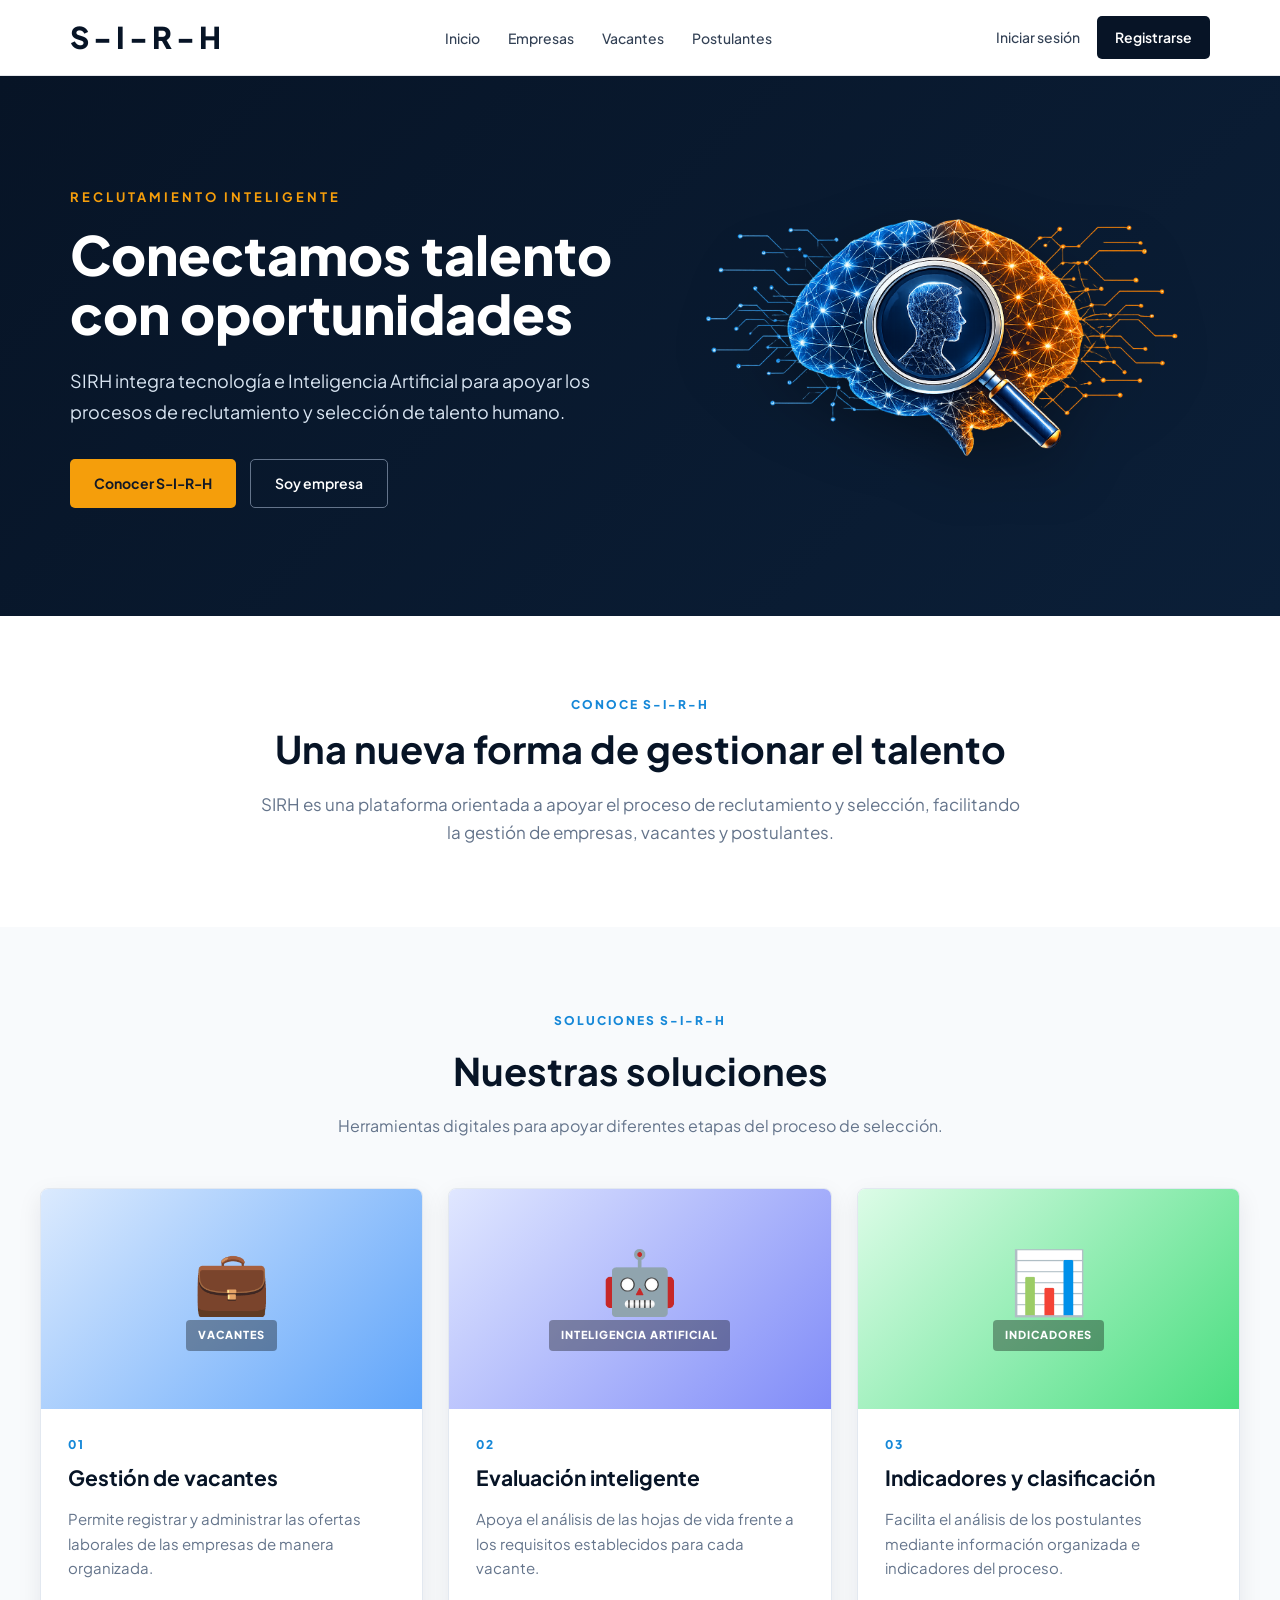
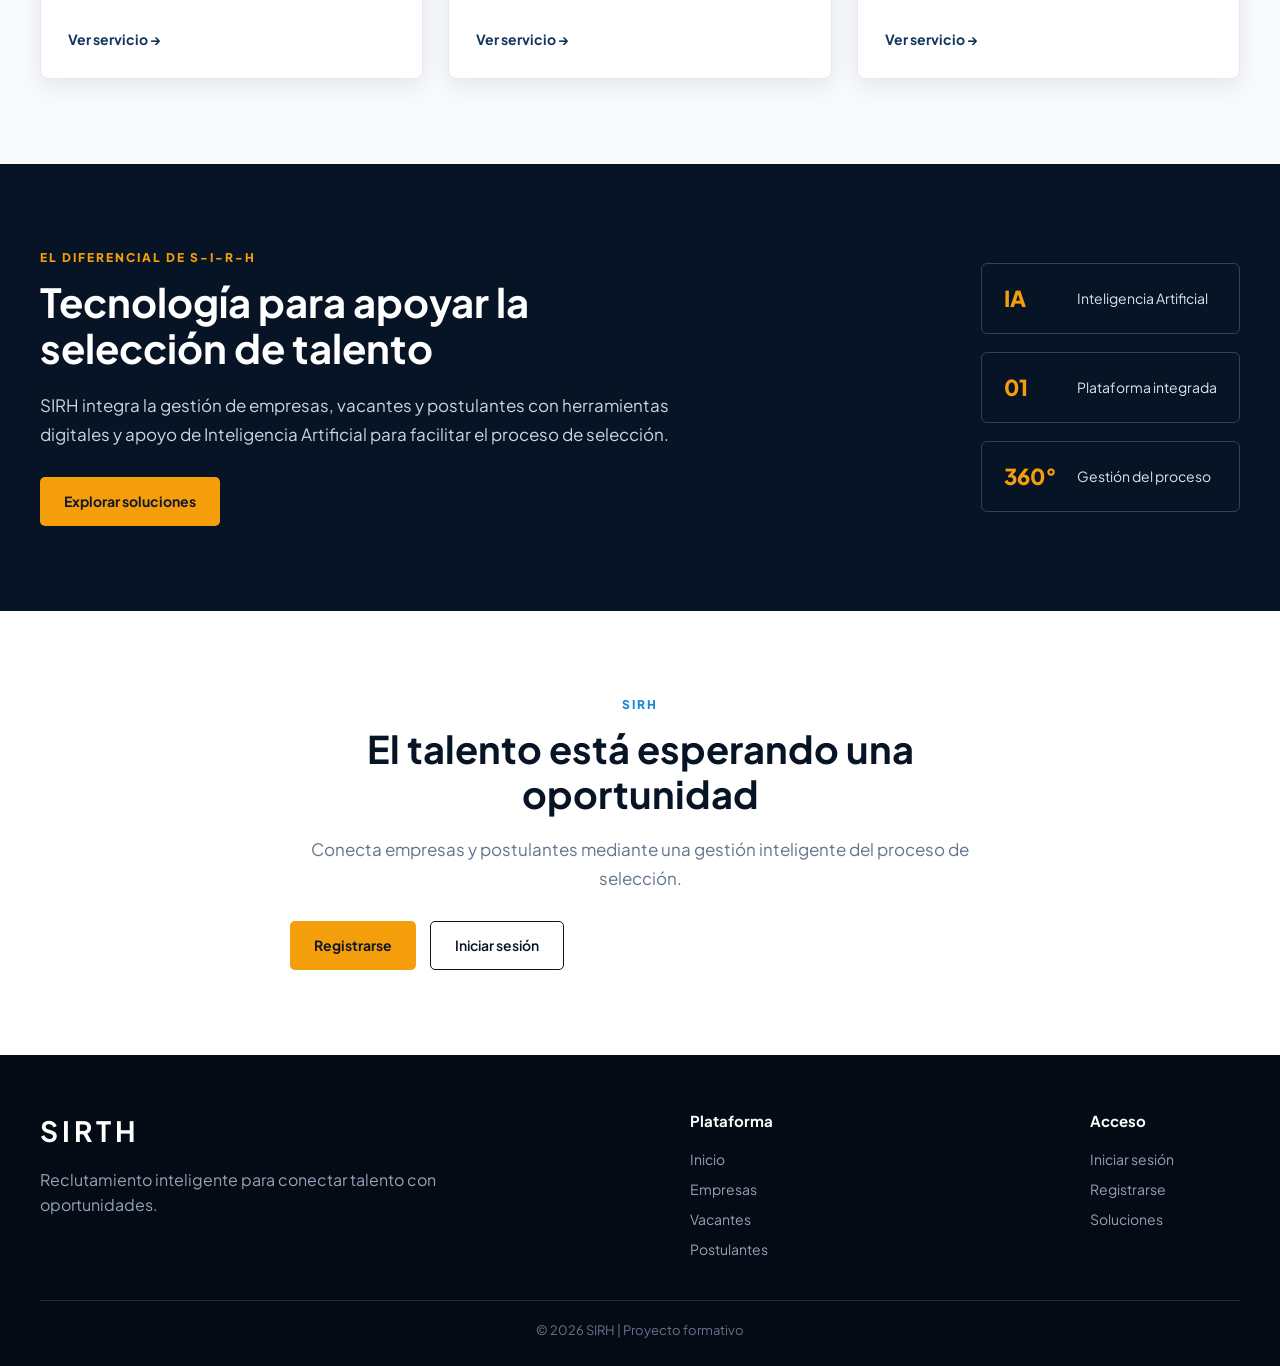
<file: index.html>
<!DOCTYPE html>
<html lang="es">

<head>

    <meta charset="UTF-8">

    <meta name="viewport" content="width=device-width, initial-scale=1.0">

    <meta
        name="description"
        content="SIRH - Plataforma inteligente para la gestión del reclutamiento y selección de talento humano"
    >

    <title>S-I-R-H| Reclutamiento Inteligente</title>

    <!-- Google Fonts -->
    <link rel="preconnect" href="https://fonts.googleapis.com">
    <link rel="preconnect" href="https://fonts.gstatic.com" crossorigin>
    <link href="https://fonts.googleapis.com/css2?family=Plus+Jakarta+Sans:wght@300;400;500;600;700;800&display=swap" rel="stylesheet">

    <!-- Estilos organizados en css/ -->
    <link rel="stylesheet" href="css/sirh.css">
    <link rel="stylesheet" href="css/modal.css">

</head>


<body>

    
    <header class="header">

        <nav class="navbar">

           

            <a href="#inicio" class="logo">
                S-I-R-H
            </a>


       

            <ul class="menu">

                <li>
                    <a href="#inicio">
                        Inicio
                    </a>
                </li>

                <li>
                    <a href="#empresas">
                        Empresas
                    </a>
                </li>

                <li>
                    <a href="#vacantes">
                        Vacantes
                    </a>
                </li>

                <li>
                    <a href="#postulantes">
                        Postulantes
                    </a>
                </li>

            </ul>


     

            <!-- Acciones de Invitado (No autenticado) -->
            <div class="acciones" id="nav-guest-actions">

                <a href="#login" class="btn-login" data-auth-modal="login">
                    Iniciar sesión
                </a>

                <a href="#registro" class="btn-registro" data-auth-modal="register">
                    Registrarse
                </a>

            </div>

            <!-- Acciones de Usuario Autenticado (Se activa dinámicamente) -->
            <div class="user-session-container hidden" id="nav-user-session">
                <button type="button" class="user-profile-badge" id="btn-user-dropdown" aria-haspopup="true" aria-expanded="false" title="Menú de usuario">
                    <div class="user-avatar-circle" id="nav-user-avatar">CM</div>
                    <div class="user-name-col">
                        <span class="user-display-name" id="nav-user-name">Carlos Mendoza</span>
                        <span class="user-display-role" id="nav-user-role">Candidato</span>
                    </div>
                    <svg class="icon-dropdown-arrow" width="14" height="14" viewBox="0 0 24 24" fill="none" stroke="currentColor" stroke-width="2">
                        <polyline points="6 9 12 15 18 9"></polyline>
                    </svg>
                </button>

                <!-- Menú Desplegable -->
                <div class="user-dropdown-menu hidden" id="user-dropdown-menu">
                    <div class="dropdown-user-header">
                        <div class="dropdown-avatar-sm" id="dropdown-avatar-sm">CM</div>
                        <div class="dropdown-header-text">
                            <strong id="dropdown-header-name">Carlos Mendoza</strong>
                            <small id="dropdown-header-email">candidato@sirh.com</small>
                            <span class="dropdown-tag-role" id="dropdown-header-role">Candidato / Postulante</span>
                        </div>
                    </div>
                    <div class="dropdown-divider"></div>
                    <ul class="dropdown-items-list">
                        <li>
                            <button type="button" class="dropdown-item-btn" id="btn-open-profile">
                                <svg width="16" height="16" viewBox="0 0 24 24" fill="none" stroke="currentColor" stroke-width="2">
                                    <path d="M20 21v-2a4 4 0 0 0-4-4H8a4 4 0 0 0-4 4v2"></path>
                                    <circle cx="12" cy="7" r="4"></circle>
                                </svg>
                                <span>Ver Mi Perfil Completo</span>
                            </button>
                        </li>
                        <li id="dropdown-role-quickaction">
                            <!-- Inyectado dinámicamente según rol -->
                        </li>
                    </ul>
                    <div class="dropdown-divider"></div>
                    <button type="button" class="dropdown-item-btn dropdown-btn-logout" id="btn-dropdown-logout">
                        <svg width="16" height="16" viewBox="0 0 24 24" fill="none" stroke="currentColor" stroke-width="2">
                            <path d="M9 21H5a2 2 0 0 1-2-2V5a2 2 0 0 1 2-2h4"></path>
                            <polyline points="16 17 21 12 16 7"></polyline>
                            <line x1="21" y1="12" x2="9" y2="12"></line>
                        </svg>
                        <span>Cerrar sesión</span>
                    </button>
                </div>
            </div>

        </nav>

    </header>



    <main>


        
        <section id="inicio" class="hero">

            <div class="hero-contenedor">


                
                <div class="hero-texto">

                    <p class="etiqueta">
                        RECLUTAMIENTO INTELIGENTE
                    </p>


                    <h1>
                        Conectamos talento
                        con oportunidades
                    </h1>


                    <p class="descripcion">

                        SIRH integra tecnología e Inteligencia
                        Artificial para apoyar los procesos de
                        reclutamiento y selección de talento humano.

                    </p>


                    <div class="hero-botones">

                        <a
                            href="#servicios"
                            class="btn-principal"
                        >
                            Conocer S-I-R-H
                        </a>


                        <a
                            href="#empresas"
                            class="btn-secundario"
                        >
                            Soy empresa
                        </a>

                    </div>

                </div>

                
                <div class="hero-imagen">

                    <img
                        src="img/logo.png"
                        alt="Inteligencia Artificial aplicada al proceso de selección de talento"
                    >

                </div>


            </div>

        </section>



        <section class="presentacion">

            <div class="presentacion-contenido">

                <p class="etiqueta-seccion">
                    CONOCE S-I-R-H
                </p>


                <h2>
                    Una nueva forma de gestionar
                    el talento
                </h2>


                <p>

                    SIRH es una plataforma orientada a apoyar
                    el proceso de reclutamiento y selección,
                    facilitando la gestión de empresas,
                    vacantes y postulantes.

                </p>

            </div>

        </section>


        <section
            id="servicios"
            class="servicios"
        >
            
            <div class="encabezado-servicios">

                <p class="etiqueta-seccion">
                    SOLUCIONES S-I-R-H
                </p>


                <h2>
                    Nuestras soluciones
                </h2>


                <p>

                    Herramientas digitales para apoyar
                    diferentes etapas del proceso de selección.

                </p>

            </div>

            
            <div class="tarjetas">

                
                <article
                    id="vacantes"
                    class="tarjeta"
                >
                   

                    <div class="tarjeta-imagen imagen-vacantes">

                        <div class="imagen-contenido">

                            <span class="icono">
                                💼
                            </span>

                            <span class="texto-imagen">
                                VACANTES
                            </span>

                        </div>

                    </div>

                  

                    <div class="tarjeta-contenido">

                        <p class="numero">
                            01
                        </p>


                        <h3>
                            Gestión de vacantes
                        </h3>


                        <p>

                            Permite registrar y administrar
                            las ofertas laborales de las empresas
                            de manera organizada.

                        </p>


                        <a
                            href="#"
                            class="btn-tarjeta"
                        >
                            Ver servicio →
                        </a>

                    </div>

                </article>

                
                <article class="tarjeta">


                    <!-- IMAGEN -->

                    <div class="tarjeta-imagen imagen-ia">

                        <div class="imagen-contenido">

                            <span class="icono">
                                🤖
                            </span>

                            <span class="texto-imagen">
                                INTELIGENCIA ARTIFICIAL
                            </span>

                        </div>

                    </div>

              
                    <div class="tarjeta-contenido">

                        <p class="numero">
                            02
                        </p>


                        <h3>
                            Evaluación inteligente
                        </h3>


                        <p>

                            Apoya el análisis de las hojas de vida
                            frente a los requisitos establecidos
                            para cada vacante.

                        </p>


                        <a
                            href="#"
                            class="btn-tarjeta"
                        >
                            Ver servicio →
                        </a>

                    </div>

                </article>



               
                <article
                    id="postulantes"
                    class="tarjeta"
                >


                    <!-- IMAGEN -->

                    <div class="tarjeta-imagen imagen-indicadores">

                        <div class="imagen-contenido">

                            <span class="icono">
                                📊
                            </span>

                            <span class="texto-imagen">
                                INDICADORES
                            </span>

                        </div>

                    </div>


                    

                    <div class="tarjeta-contenido">

                        <p class="numero">
                            03
                        </p>


                        <h3>
                            Indicadores y clasificación
                        </h3>


                        <p>

                            Facilita el análisis de los postulantes
                            mediante información organizada e
                            indicadores del proceso.

                        </p>


                        <a
                            href="#"
                            class="btn-tarjeta"
                        >
                            Ver servicio →
                        </a>

                    </div>

                </article>


            </div>

        </section>



        

        <section
            id="empresas"
            class="diferencial"
        >

            <div class="diferencial-contenedor">


                <div class="diferencial-texto">

                    <p class="etiqueta-seccion">
                        EL DIFERENCIAL DE S-I-R-H
                    </p>


                    <h2>

                        Tecnología para apoyar
                        la selección de talento

                    </h2>


                    <p>

                        SIRH integra la gestión de empresas,
                        vacantes y postulantes con herramientas
                        digitales y apoyo de Inteligencia Artificial
                        para facilitar el proceso de selección.

                    </p>


                    <a
                        href="#servicios"
                        class="btn-principal"
                    >
                        Explorar soluciones
                    </a>

                </div>



                <div class="diferencial-datos">


                    <div class="dato">

                        <span class="dato-numero">
                            IA
                        </span>

                        <span class="dato-texto">
                            Inteligencia Artificial
                        </span>

                    </div>


                    <div class="dato">

                        <span class="dato-numero">
                            01
                        </span>

                        <span class="dato-texto">
                            Plataforma integrada
                        </span>

                    </div>


                    <div class="dato">

                        <span class="dato-numero">
                            360°
                        </span>

                        <span class="dato-texto">
                            Gestión del proceso
                        </span>

                    </div>


                </div>

            </div>

        </section>




        <section class="llamada">

            <div class="llamada-contenido">

                <p class="etiqueta-seccion">
                    SIRH
                </p>


                <h2>
                    El talento está esperando
                    una oportunidad
                </h2>


                <p>

                    Conecta empresas y postulantes
                    mediante una gestión inteligente
                    del proceso de selección.

                </p>


                <div class="hero-botones">

                    <a
                        href="#registro"
                        class="btn-principal"
                        data-auth-modal="register"
                    >
                        Registrarse
                    </a>


                    <a
                        href="#login"
                        class="btn-outline"
                        data-auth-modal="login"
                    >
                        Iniciar sesión
                    </a>

                </div>

            </div>

        </section>


    </main>



    <footer class="footer">

        <div class="footer-contenedor">


            <div class="footer-marca">

                <h2>
                    SIRTH
                </h2>


                <p>
                    Reclutamiento inteligente
                    para conectar talento
                    con oportunidades.
                </p>

            </div>



            <div class="footer-enlaces">

                <h3>
                    Plataforma
                </h3>


                <a href="#inicio">
                    Inicio
                </a>


                <a href="#empresas">
                    Empresas
                </a>


                <a href="#vacantes">
                    Vacantes
                </a>


                <a href="#postulantes">
                    Postulantes
                </a>

            </div>



            <div class="footer-enlaces">

                <h3>
                    Acceso
                </h3>


                <a href="#login" data-auth-modal="login">
                    Iniciar sesión
                </a>


                <a href="#registro" data-auth-modal="register">
                    Registrarse
                </a>


                <a href="#servicios">
                    Soluciones
                </a>

            </div>


        </div>



        <div class="footer-linea"></div>



        <p class="copyright">

            © 2026 SIRH | Proyecto formativo

        </p>

    </footer>


    <!-- ========================================================
         MODAL DE AUTENTICACIÓN (LOGIN Y REGISTRO INTEGRADO)
         ======================================================== -->
    <div class="auth-modal-overlay" id="auth-modal-overlay" aria-hidden="true">
        <div class="auth-modal-card" role="dialog" aria-modal="true" aria-labelledby="modal-heading-title">
            
            <!-- Botón de Cierre (X) -->
            <button type="button" class="modal-close-btn" id="modal-close-btn" aria-label="Cerrar modal">&times;</button>

            <!-- Encabezado del Modal -->
            <div class="modal-header">
                <div class="modal-brand-badge">
                    <span class="modal-brand-logo">S-I-R-H</span>
                    <span class="modal-pill">Portal de Acceso</span>
                </div>
                <h2 id="modal-heading-title" class="modal-title">Acceso a SIRH</h2>
                <p id="modal-heading-subtitle" class="modal-subtitle">Ingresa a tu cuenta para gestionar tus procesos de reclutamiento</p>
            </div>

            <!-- Selector de Rol (Candidato vs Empresa) -->
            <div class="modal-role-selector">
                <button type="button" class="modal-role-btn active" data-role="candidato" id="modal-role-candidato">
                    <svg width="16" height="16" viewBox="0 0 24 24" fill="none" stroke="currentColor" stroke-width="2">
                        <path d="M20 21v-2a4 4 0 0 0-4-4H8a4 4 0 0 0-4 4v2"></path>
                        <circle cx="12" cy="7" r="4"></circle>
                    </svg>
                    <span>Candidato / Postulante</span>
                </button>
                <button type="button" class="modal-role-btn" data-role="empresa" id="modal-role-empresa">
                    <svg width="16" height="16" viewBox="0 0 24 24" fill="none" stroke="currentColor" stroke-width="2">
                        <rect x="2" y="7" width="20" height="14" rx="2" ry="2"></rect>
                        <path d="M16 21V5a2 2 0 0 0-2-2h-4a2 2 0 0 0-2 2v16"></path>
                    </svg>
                    <span>Empresa / Reclutador</span>
                </button>
            </div>

            <!-- Pestañas (Tabs) Iniciar Sesión / Registrarse -->
            <nav class="modal-tabs" role="tablist">
                <button type="button" class="modal-tab-btn active" id="modal-tab-login" role="tab" aria-selected="true">
                    <svg width="16" height="16" viewBox="0 0 24 24" fill="none" stroke="currentColor" stroke-width="2">
                        <path d="M15 3h4a2 2 0 0 1 2 2v14a2 2 0 0 1-2 2h-4"></path>
                        <polyline points="10 17 15 12 10 7"></polyline>
                        <line x1="15" y1="12" x2="3" y2="12"></line>
                    </svg>
                    <span>Iniciar Sesión</span>
                </button>
                <button type="button" class="modal-tab-btn" id="modal-tab-register" role="tab" aria-selected="false">
                    <svg width="16" height="16" viewBox="0 0 24 24" fill="none" stroke="currentColor" stroke-width="2">
                        <path d="M16 21v-2a4 4 0 0 0-4-4H5a4 4 0 0 0-4 4v2"></path>
                        <circle cx="8.5" cy="7" r="4"></circle>
                        <line x1="20" y1="8" x2="20" y2="14"></line>
                        <line x1="23" y1="11" x2="17" y2="11"></line>
                    </svg>
                    <span>Registrarse</span>
                </button>
            </nav>

            <!-- Mensaje de Notificación Interactiva -->
            <div id="modal-alert" class="modal-alert hidden" role="alert">
                <span id="modal-alert-message">Mensaje informativo</span>
            </div>

            <!-- TAB 1: FORMULARIO DE INICIAR SESIÓN -->
            <div id="modal-view-login" class="modal-tab-content active" role="tabpanel">
                <div class="modal-social-group">
                    <button type="button" class="modal-social-btn" id="modal-google-btn">
                        <svg width="16" height="16" viewBox="0 0 24 24">
                            <path fill="#4285F4" d="M22.56 12.25c0-.78-.07-1.53-.2-2.25H12v4.26h5.92c-.26 1.37-1.04 2.53-2.21 3.31v2.77h3.57c2.08-1.92 3.28-4.74 3.28-8.09z"/>
                            <path fill="#34A853" d="M12 23c2.97 0 5.46-.98 7.28-2.66l-3.57-2.77c-.98.66-2.23 1.06-3.71 1.06-2.86 0-5.29-1.93-6.16-4.53H2.18v2.84C3.99 20.53 7.7 23 12 23z"/>
                            <path fill="#FBBC05" d="M5.84 14.09c-.22-.66-.35-1.36-.35-2.09s.13-1.43.35-2.09V7.06H2.18C1.43 8.55 1 10.22 1 12s.43 3.45 1.18 4.94l2.85-2.22.81-.63z"/>
                            <path fill="#EA4335" d="M12 5.38c1.62 0 3.06.56 4.21 1.64l3.15-3.15C17.45 2.09 14.97 1 12 1 7.7 1 3.99 3.47 2.18 7.06l3.66 2.84c.87-2.6 3.3-4.52 6.16-4.52z"/>
                        </svg>
                        <span>Google</span>
                    </button>
                    <button type="button" class="modal-social-btn" id="modal-linkedin-btn">
                        <svg width="16" height="16" viewBox="0 0 24 24" fill="#0A66C2">
                            <path d="M19 3a2 2 0 0 1 2 2v14a2 2 0 0 1-2 2H5a2 2 0 0 1-2-2V5a2 2 0 0 1 2-2h14m-.5 15.5v-5.3a3.26 3.26 0 0 0-3.26-3.26c-.85 0-1.84.52-2.28 1.3v-1.11h-2.79v8.37h2.79v-4.93c0-.77.62-1.4 1.39-1.4a1.4 1.4 0 0 1 1.4 1.4v4.93h2.75M6.88 8.56a1.68 1.68 0 0 0 1.68-1.68c0-.93-.75-1.69-1.68-1.69a1.69 1.69 0 0 0-1.69 1.69c0 .93.76 1.68 1.69 1.68m1.39 9.94v-8.37H5.5v8.37h2.77z"/>
                        </svg>
                        <span>LinkedIn</span>
                    </button>
                </div>

                <div class="modal-divider">
                    <span>o ingresa con tus credenciales</span>
                </div>

                <!-- Cuentas Demo Rápidas para pruebas -->
                <div class="modal-demo-box">
                    <div class="modal-demo-header">
                        <svg width="14" height="14" viewBox="0 0 24 24" fill="none" stroke="currentColor" stroke-width="2">
                            <polygon points="13 2 3 14 12 14 11 22 21 10 12 10 13 2"></polygon>
                        </svg>
                        <span>Probar con cuentas demo (1 clic):</span>
                    </div>
                    <div class="modal-demo-buttons">
                        <button type="button" class="btn-demo-fill" data-demo-role="candidato" id="btn-demo-candidato">
                            <span>👤 Candidato Demo</span>
                        </button>
                        <button type="button" class="btn-demo-fill" data-demo-role="empresa" id="btn-demo-empresa">
                            <span>🏢 Empresa Demo</span>
                        </button>
                    </div>
                </div>

                <form id="modal-form-login" novalidate>
                    <div class="modal-input-group">
                        <label for="modal-login-user" class="modal-label">
                            <span id="modal-label-login-user">Correo o Identificación</span>
                            <span class="modal-required">*</span>
                        </label>
                        <div class="modal-input-wrapper">
                            <div class="modal-input-icon">
                                <svg width="16" height="16" viewBox="0 0 24 24" fill="none" stroke="currentColor" stroke-width="2">
                                    <path d="M4 4h16c1.1 0 2 .9 2 2v12c0 1.1-.9 2-2 2H4c-1.1 0-2-.9-2-2V6c0-1.1.9-2 2-2z"></path>
                                    <polyline points="22,6 12,13 2,6"></polyline>
                                </svg>
                            </div>
                            <input 
                                type="text" 
                                id="modal-login-user" 
                                class="modal-input" 
                                placeholder="ejemplo@correo.com o documento" 
                                required
                            >
                        </div>
                        <span class="modal-field-error" id="modal-error-login-user"></span>
                    </div>

                    <div class="modal-input-group">
                        <div class="modal-label-row">
                            <label for="modal-login-password" class="modal-label">
                                <span>Contraseña</span>
                                <span class="modal-required">*</span>
                            </label>
                            <a href="#" class="modal-forgot-link" id="modal-link-forgot">¿Olvidaste tu contraseña?</a>
                        </div>
                        <div class="modal-input-wrapper">
                            <div class="modal-input-icon">
                                <svg width="16" height="16" viewBox="0 0 24 24" fill="none" stroke="currentColor" stroke-width="2">
                                    <rect x="3" y="11" width="18" height="11" rx="2" ry="2"></rect>
                                    <path d="M7 11V7a5 5 0 0 1 10 0v4"></path>
                                </svg>
                            </div>
                            <input 
                                type="password" 
                                id="modal-login-password" 
                                class="modal-input" 
                                placeholder="••••••••••••" 
                                required
                            >
                            <button type="button" class="modal-btn-toggle-pass" data-target="modal-login-password" aria-label="Mostrar contraseña">
                                <svg class="icon-eye" width="16" height="16" viewBox="0 0 24 24" fill="none" stroke="currentColor" stroke-width="2">
                                    <path d="M1 12s4-8 11-8 11 8 11 8-4 8-11 8-11-8-11-8z"></path>
                                    <circle cx="12" cy="12" r="3"></circle>
                                </svg>
                                <svg class="icon-eye-off hidden" width="16" height="16" viewBox="0 0 24 24" fill="none" stroke="currentColor" stroke-width="2">
                                    <path d="M17.94 17.94A10.07 10.07 0 0 1 12 20c-7 0-11-8-11-8a18.45 18.45 0 0 1 5.06-5.94M9.9 4.24A9.12 9.12 0 0 1 12 4c7 0 11 8 11 8a18.5 18.5 0 0 1-2.16 3.19m-6.72-1.07a3 3 0 1 1-4.24-4.24"></path>
                                    <line x1="1" y1="1" x2="23" y2="23"></line>
                                </svg>
                            </button>
                        </div>
                        <span class="modal-field-error" id="modal-error-login-password"></span>
                    </div>

                    <div class="modal-checkbox-group">
                        <label class="modal-custom-checkbox">
                            <input type="checkbox" id="modal-login-remember">
                            <span class="modal-checkbox-box"></span>
                            <span>Recordar mi sesión</span>
                        </label>
                    </div>

                    <button type="submit" class="modal-btn-submit" id="modal-btn-submit-login">
                        <span>Iniciar Sesión</span>
                    </button>
                </form>

                <div class="modal-footer-switch">
                    <span>¿Aún no tienes cuenta?</span>
                    <button type="button" class="modal-btn-switch" id="modal-switch-to-register">Regístrate gratis</button>
                </div>
            </div>

            <!-- TAB 2: FORMULARIO DE REGISTRO -->
            <div id="modal-view-register" class="modal-tab-content" role="tabpanel">
                <form id="modal-form-register" novalidate>
                    <div class="modal-input-group">
                        <label for="modal-reg-name" class="modal-label">
                            <span id="modal-label-reg-name">Nombre completo</span>
                            <span class="modal-required">*</span>
                        </label>
                        <div class="modal-input-wrapper">
                            <div class="modal-input-icon">
                                <svg width="16" height="16" viewBox="0 0 24 24" fill="none" stroke="currentColor" stroke-width="2">
                                    <path d="M20 21v-2a4 4 0 0 0-4-4H8a4 4 0 0 0-4 4v2"></path>
                                    <circle cx="12" cy="7" r="4"></circle>
                                </svg>
                            </div>
                            <input 
                                type="text" 
                                id="modal-reg-name" 
                                class="modal-input" 
                                placeholder="Ej: Juan Pérez Morales" 
                                required
                            >
                        </div>
                        <span class="modal-field-error" id="modal-error-reg-name"></span>
                    </div>

                    <div class="modal-row-2">
                        <div class="modal-input-group">
                            <label for="modal-reg-doc-type" class="modal-label">
                                <span>Tipo</span>
                                <span class="modal-required">*</span>
                            </label>
                            <div class="modal-input-wrapper">
                                <select id="modal-reg-doc-type" class="modal-input modal-select" required>
                                    <option value="CC" selected>C.C.</option>
                                    <option value="TI">T.I.</option>
                                    <option value="CE">C.E.</option>
                                    <option value="NIT">NIT</option>
                                    <option value="PAS">Pasaporte</option>
                                </select>
                            </div>
                        </div>
                        <div class="modal-input-group">
                            <label for="modal-reg-doc-num" class="modal-label">
                                <span>N° Documento</span>
                                <span class="modal-required">*</span>
                            </label>
                            <div class="modal-input-wrapper">
                                <input 
                                    type="text" 
                                    id="modal-reg-doc-num" 
                                    class="modal-input" 
                                    placeholder="123456789" 
                                    required
                                >
                            </div>
                            <span class="modal-field-error" id="modal-error-reg-doc-num"></span>
                        </div>
                    </div>

                    <div class="modal-input-group">
                        <label for="modal-reg-email" class="modal-label">
                            <span>Correo electrónico</span>
                            <span class="modal-required">*</span>
                        </label>
                        <div class="modal-input-wrapper">
                            <div class="modal-input-icon">
                                <svg width="16" height="16" viewBox="0 0 24 24" fill="none" stroke="currentColor" stroke-width="2">
                                    <path d="M4 4h16c1.1 0 2 .9 2 2v12c0 1.1-.9 2-2 2H4c-1.1 0-2-.9-2-2V6c0-1.1.9-2 2-2z"></path>
                                    <polyline points="22,6 12,13 2,6"></polyline>
                                </svg>
                            </div>
                            <input 
                                type="email" 
                                id="modal-reg-email" 
                                class="modal-input" 
                                placeholder="correo@ejemplo.com" 
                                required
                            >
                        </div>
                        <span class="modal-field-error" id="modal-error-reg-email"></span>
                    </div>

                    <div class="modal-input-group">
                        <label for="modal-reg-phone" class="modal-label">
                            <span>Teléfono / Celular</span>
                            <span class="modal-required">*</span>
                        </label>
                        <div class="modal-input-wrapper">
                            <div class="modal-input-icon">
                                <svg width="16" height="16" viewBox="0 0 24 24" fill="none" stroke="currentColor" stroke-width="2">
                                    <path d="M22 16.92v3a2 2 0 0 1-2.18 2 19.79 19.79 0 0 1-8.63-3.07 19.5 19.5 0 0 1-6-6 19.79 19.79 0 0 1-3.07-8.67A2 2 0 0 1 4.11 2h3a2 2 0 0 1 2 1.72 12.84 12.84 0 0 0 .7 2.81 2 2 0 0 1-.45 2.11L8.09 9.91a16 16 0 0 0 6 6l1.27-1.27a2 2 0 0 1 2.11-.45 12.84 12.84 0 0 0 2.81.7A2 2 0 0 1 22 16.92z"></path>
                                </svg>
                            </div>
                            <input 
                                type="tel" 
                                id="modal-reg-phone" 
                                class="modal-input" 
                                placeholder="+57 300 123 4567" 
                                required
                            >
                        </div>
                        <span class="modal-field-error" id="modal-error-reg-phone"></span>
                    </div>

                    <div class="modal-row-2">
                        <div class="modal-input-group">
                            <label for="modal-reg-password" class="modal-label">
                                <span>Contraseña</span>
                                <span class="modal-required">*</span>
                            </label>
                            <div class="modal-input-wrapper">
                                <input 
                                    type="password" 
                                    id="modal-reg-password" 
                                    class="modal-input" 
                                    placeholder="Mín. 8 car." 
                                    required
                                >
                                <button type="button" class="modal-btn-toggle-pass" data-target="modal-reg-password" aria-label="Mostrar contraseña">
                                    <svg class="icon-eye" width="16" height="16" viewBox="0 0 24 24" fill="none" stroke="currentColor" stroke-width="2">
                                        <path d="M1 12s4-8 11-8 11 8 11 8-4 8-11 8-11-8-11-8z"></path>
                                        <circle cx="12" cy="12" r="3"></circle>
                                    </svg>
                                    <svg class="icon-eye-off hidden" width="16" height="16" viewBox="0 0 24 24" fill="none" stroke="currentColor" stroke-width="2">
                                        <path d="M17.94 17.94A10.07 10.07 0 0 1 12 20c-7 0-11-8-11-8a18.45 18.45 0 0 1 5.06-5.94M9.9 4.24A9.12 9.12 0 0 1 12 4c7 0 11 8 11 8a18.5 18.5 0 0 1-2.16 3.19m-6.72-1.07a3 3 0 1 1-4.24-4.24"></path>
                                        <line x1="1" y1="1" x2="23" y2="23"></line>
                                    </svg>
                                </button>
                            </div>
                            <!-- Medidor en tiempo real de seguridad de contraseña -->
                            <div class="password-strength-container" id="reg-password-strength-container">
                                <div class="password-strength-bars">
                                    <div class="strength-bar" id="str-bar-1"></div>
                                    <div class="strength-bar" id="str-bar-2"></div>
                                    <div class="strength-bar" id="str-bar-3"></div>
                                    <div class="strength-bar" id="str-bar-4"></div>
                                </div>
                                <span class="strength-text" id="str-text">Mínimo 8 caracteres</span>
                            </div>
                            <span class="modal-field-error" id="modal-error-reg-password"></span>
                        </div>

                        <div class="modal-input-group">
                            <label for="modal-reg-password-confirm" class="modal-label">
                                <span>Confirmar</span>
                                <span class="modal-required">*</span>
                            </label>
                            <div class="modal-input-wrapper">
                                <input 
                                    type="password" 
                                    id="modal-reg-password-confirm" 
                                    class="modal-input" 
                                    placeholder="Repetir" 
                                    required
                                >
                                <button type="button" class="modal-btn-toggle-pass" data-target="modal-reg-password-confirm" aria-label="Mostrar contraseña">
                                    <svg class="icon-eye" width="16" height="16" viewBox="0 0 24 24" fill="none" stroke="currentColor" stroke-width="2">
                                        <path d="M1 12s4-8 11-8 11 8 11 8-4 8-11 8-11-8-11-8z"></path>
                                        <circle cx="12" cy="12" r="3"></circle>
                                    </svg>
                                    <svg class="icon-eye-off hidden" width="16" height="16" viewBox="0 0 24 24" fill="none" stroke="currentColor" stroke-width="2">
                                        <path d="M17.94 17.94A10.07 10.07 0 0 1 12 20c-7 0-11-8-11-8a18.45 18.45 0 0 1 5.06-5.94M9.9 4.24A9.12 9.12 0 0 1 12 4c7 0 11 8 11 8a18.5 18.5 0 0 1-2.16 3.19m-6.72-1.07a3 3 0 1 1-4.24-4.24"></path>
                                        <line x1="1" y1="1" x2="23" y2="23"></line>
                                    </svg>
                                </button>
                            </div>
                            <span class="modal-field-error" id="modal-error-reg-password-confirm"></span>
                        </div>
                    </div>

                    <div class="modal-checkbox-group">
                        <label class="modal-custom-checkbox">
                            <input type="checkbox" id="modal-reg-terms" required>
                            <span class="modal-checkbox-box"></span>
                            <span>Acepto los <a href="#" class="modal-terms-link">Términos</a> y la <a href="#" class="modal-terms-link">Política de Datos</a></span>
                        </label>
                        <span class="modal-field-error" id="modal-error-reg-terms"></span>
                    </div>

                    <button type="submit" class="modal-btn-submit" id="modal-btn-submit-register">
                        <span>Crear Cuenta</span>
                    </button>
                </form>

                <div class="modal-footer-switch">
                    <span>¿Ya tienes una cuenta registrada?</span>
                    <button type="button" class="modal-btn-switch" id="modal-switch-to-login">Iniciar sesión</button>
                </div>
            </div>

            <!-- TAB 3: FORMULARIO DE RECUPERACIÓN DE CONTRASEÑA -->
            <div id="modal-view-recovery" class="modal-tab-content" role="tabpanel">
                <div class="modal-recovery-info">
                    <p>Ingresa tu correo electrónico o número de documento registrado para buscar y restablecer tu clave.</p>
                </div>
                <form id="modal-form-recovery" novalidate>
                    <div class="modal-input-group" id="recovery-step-1">
                        <label for="modal-recovery-user" class="modal-label">
                            <span>Correo o Identificación Registrada</span>
                            <span class="modal-required">*</span>
                        </label>
                        <div class="modal-input-wrapper">
                            <div class="modal-input-icon">
                                <svg width="16" height="16" viewBox="0 0 24 24" fill="none" stroke="currentColor" stroke-width="2">
                                    <path d="M4 4h16c1.1 0 2 .9 2 2v12c0 1.1-.9 2-2 2H4c-1.1 0-2-.9-2-2V6c0-1.1.9-2 2-2z"></path>
                                    <polyline points="22,6 12,13 2,6"></polyline>
                                </svg>
                            </div>
                            <input 
                                type="text" 
                                id="modal-recovery-user" 
                                class="modal-input" 
                                placeholder="ejemplo@correo.com o documento" 
                                required
                            >
                        </div>
                        <span class="modal-field-error" id="modal-error-recovery-user"></span>
                    </div>

                    <div class="recovery-step-new-pass hidden" id="recovery-step-2">
                        <div class="modal-found-user-box">
                            <svg width="16" height="16" viewBox="0 0 24 24" fill="none" stroke="#059669" stroke-width="2">
                                <path d="M22 11.08V12a10 10 0 1 1-5.93-9.14"></path>
                                <polyline points="22 4 12 14.01 9 11.01"></polyline>
                            </svg>
                            <span>Cuenta identificada: <strong id="modal-recovery-account-name">Carlos Mendoza</strong> <small id="modal-recovery-account-role">(Candidato)</small></span>
                        </div>

                        <div class="modal-input-group">
                            <label for="modal-recovery-newpass" class="modal-label">
                                <span>Nueva Contraseña</span>
                                <span class="modal-required">*</span>
                            </label>
                            <div class="modal-input-wrapper">
                                <input 
                                    type="password" 
                                    id="modal-recovery-newpass" 
                                    class="modal-input" 
                                    placeholder="Mínimo 8 caracteres"
                                >
                                <button type="button" class="modal-btn-toggle-pass" data-target="modal-recovery-newpass" aria-label="Mostrar contraseña">
                                    <svg class="icon-eye" width="16" height="16" viewBox="0 0 24 24" fill="none" stroke="currentColor" stroke-width="2">
                                        <path d="M1 12s4-8 11-8 11 8 11 8-4 8-11 8-11-8-11-8z"></path>
                                        <circle cx="12" cy="12" r="3"></circle>
                                    </svg>
                                    <svg class="icon-eye-off hidden" width="16" height="16" viewBox="0 0 24 24" fill="none" stroke="currentColor" stroke-width="2">
                                        <path d="M17.94 17.94A10.07 10.07 0 0 1 12 20c-7 0-11-8-11-8a18.45 18.45 0 0 1 5.06-5.94M9.9 4.24A9.12 9.12 0 0 1 12 4c7 0 11 8 11 8a18.5 18.5 0 0 1-2.16 3.19m-6.72-1.07a3 3 0 1 1-4.24-4.24"></path>
                                        <line x1="1" y1="1" x2="23" y2="23"></line>
                                    </svg>
                                </button>
                            </div>
                            <span class="modal-field-error" id="modal-error-recovery-newpass"></span>
                        </div>
                    </div>

                    <button type="submit" class="modal-btn-submit" id="modal-btn-submit-recovery">
                        <span>Buscar Cuenta</span>
                    </button>
                </form>

                <div class="modal-footer-switch">
                    <span>¿Recordaste tu contraseña?</span>
                    <button type="button" class="modal-btn-switch" id="modal-switch-back-login">Volver al inicio de sesión</button>
                </div>
            </div>

        </div>
    </div>

    <!-- ========================================================
         MODAL DE PERFIL Y RESUMEN DE SESIÓN (SIRH)
         ======================================================== -->
    <div class="auth-modal-overlay" id="profile-modal-overlay" aria-hidden="true">
        <div class="auth-modal-card profile-modal-card" role="dialog" aria-modal="true" aria-labelledby="profile-heading-title">
            <button type="button" class="modal-close-btn" id="profile-close-btn" aria-label="Cerrar modal">&times;</button>
            
            <div class="profile-header-card">
                <div class="profile-avatar-large" id="profile-avatar-large">CM</div>
                <div class="profile-header-info">
                    <h2 id="profile-heading-title" class="profile-user-name">Carlos Mendoza</h2>
                    <span class="profile-badge-role" id="profile-badge-role">Candidato / Postulante</span>
                    <p class="profile-subtext" id="profile-email-text">candidato@sirh.com</p>
                </div>
            </div>

            <div class="profile-details-grid">
                <div class="profile-detail-item">
                    <span class="detail-label">Identificación:</span>
                    <strong class="detail-value" id="profile-detail-doc">CC 12345678</strong>
                </div>
                <div class="profile-detail-item">
                    <span class="detail-label">Teléfono:</span>
                    <strong class="detail-value" id="profile-detail-phone">+57 300 123 4567</strong>
                </div>
                <div class="profile-detail-item">
                    <span class="detail-label">Estado de Cuenta:</span>
                    <strong class="detail-value text-success">✓ Verificada y Activa</strong>
                </div>
                <div class="profile-detail-item">
                    <span class="detail-label">Fecha de Registro:</span>
                    <strong class="detail-value" id="profile-detail-date">15 Octubre, 2026</strong>
                </div>
            </div>

            <div class="profile-role-section" id="profile-role-section">
                <!-- Se llena con métricas según el rol -->
            </div>

            <div class="profile-actions-footer">
                <button type="button" class="btn-profile-secondary" id="btn-profile-close">Volver a la plataforma</button>
                <button type="button" class="btn-profile-danger" id="btn-profile-logout">
                    <svg width="16" height="16" viewBox="0 0 24 24" fill="none" stroke="currentColor" stroke-width="2">
                        <path d="M9 21H5a2 2 0 0 1-2-2V5a2 2 0 0 1 2-2h4"></path>
                        <polyline points="16 17 21 12 16 7"></polyline>
                        <line x1="21" y1="12" x2="9" y2="12"></line>
                    </svg>
                    <span>Cerrar Sesión</span>
                </button>
            </div>
        </div>
    </div>

    <!-- Contenedor Flotante de Notificaciones Toast -->
    <div id="sirh-toast-container" class="sirh-toast-container" aria-live="polite"></div>

    <!-- Script de lógica interactiva -->
    <script src="js/main.js"></script>

</body>

</html>
</file>
<file: css/sirh.css>
* {
    margin: 0;
    padding: 0;
    box-sizing: border-box;
}


html {
    scroll-behavior: smooth;
}


body {

    font-family:
        'Plus Jakarta Sans',
        Arial,
        Helvetica,
        sans-serif;

    color: #172033;

    background-color: #ffffff;

    line-height: 1.5;
}


a {
    text-decoration: none;
}


img {
    max-width: 100%;
}


:root {

    --azul-900: #071426;

    --azul-800: #0b1f38;

    --azul-700: #12365c;

    --azul-500: #1688d8;

    --azul-claro: #eaf5ff;

    --naranja: #f59e0b;

    --naranja-oscuro: #d97706;

    --blanco: #ffffff;

    --gris-50: #f8fafc;

    --gris-100: #f1f5f9;

    --gris-300: #cbd5e1;

    --gris-500: #64748b;

    --gris-700: #334155;

    --negro: #111827;

}


/* =====================================================
   NAVBAR
===================================================== */

.header {

    width: 100%;

    background-color: var(--blanco);

    border-bottom: 1px solid #e5e7eb;

    position: relative;

    z-index: 10;
}


.navbar {

    max-width: 1200px;

    min-height: 75px;

    margin: auto;

    padding: 0 30px;

    display: flex;

    flex-direction: row;

    justify-content: space-between;

    align-items: center;

    gap: 30px;
}


/* LOGO */

.logo {

    font-size: 30px;

    font-weight: 800;

    letter-spacing: 4px;

    color: var(--azul-900);
}


/* MENÚ */

.menu {

    list-style: none;

    display: flex;

    flex-direction: row;

    align-items: center;

    justify-content: center;

    gap: 28px;
}


.menu a {

    color: var(--gris-700);

    font-size: 14px;

    font-weight: 500;

    transition: 0.3s;
}


.menu a:hover {

    color: var(--azul-500);
}


/* ACCIONES */

.acciones {

    display: flex;

    align-items: center;

    gap: 12px;
}


.btn-login {

    color: var(--gris-700);

    font-size: 14px;

    font-weight: 500;

    padding: 10px 5px;
}


.btn-login:hover {

    color: var(--azul-500);
}


.btn-registro {

    background-color: var(--azul-900);

    color: var(--blanco);

    padding: 11px 18px;

    border-radius: 5px;

    font-size: 14px;

    font-weight: 600;

    transition: 0.3s;
}


.btn-registro:hover {

    background-color: var(--azul-700);
}


/* =====================================================
   HERO
===================================================== */

.hero {

    width: 100%;

    min-height: 540px;

    background:

        linear-gradient(
            135deg,
            var(--azul-900),
            var(--azul-800)
        );

    overflow: hidden;
}


.hero-contenedor {

    max-width: 1200px;

    min-height: 540px;

    margin: auto;

    padding: 50px 30px;

    display: flex;

    flex-direction: row;

    align-items: center;

    justify-content: space-between;

    gap: 40px;
}


/* TEXTO */

.hero-texto {

    flex: 1;

    max-width: 570px;

    color: var(--blanco);
}


.etiqueta {

    display: inline-block;

    color: var(--naranja);

    font-size: 13px;

    font-weight: 700;

    letter-spacing: 3px;

    margin-bottom: 18px;
}


.hero h1 {

    font-size: 54px;

    line-height: 1.08;

    font-weight: 800;

    margin-bottom: 24px;
}


.descripcion {

    max-width: 560px;

    color: #d9e5f2;

    font-size: 18px;

    line-height: 1.7;

    margin-bottom: 32px;
}


/* BOTONES HERO */

.hero-botones {

    display: flex;

    flex-direction: row;

    align-items: center;

    gap: 14px;

    flex-wrap: wrap;
}


.btn-principal {

    display: inline-block;

    background-color: var(--naranja);

    color: var(--negro);

    padding: 14px 24px;

    border-radius: 5px;

    font-size: 14px;

    font-weight: 700;

    transition: 0.3s;
}


.btn-principal:hover {

    background-color: var(--blanco);

    transform: translateY(-2px);
}


.btn-secundario {

    display: inline-block;

    color: var(--blanco);

    border: 1px solid #64748b;

    padding: 13px 24px;

    border-radius: 5px;

    font-size: 14px;

    font-weight: 600;

    transition: 0.3s;
}


.btn-secundario:hover {

    background-color: rgba(255, 255, 255, 0.1);

    border-color: var(--blanco);
}


/* IMAGEN */

.hero-imagen {

    flex: 1;

    display: flex;

    justify-content: center;

    align-items: center;

    min-width: 0;
}


.hero-imagen img {

    width: 100%;

    max-width: 600px;

    height: auto;

    object-fit: contain;

    display: block;

    filter:
        drop-shadow(
            0 20px 30px rgba(0, 0, 0, 0.35)
        );
}


/* =====================================================
   PRESENTACIÓN
===================================================== */

.presentacion {

    background-color: var(--blanco);

    padding: 80px 30px;

    text-align: center;
}


.presentacion-contenido {

    max-width: 760px;

    margin: auto;
}


.etiqueta-seccion {

    color: var(--azul-500);

    font-size: 12px;

    font-weight: 800;

    letter-spacing: 2px;

    margin-bottom: 12px;
}


.presentacion h2 {

    color: var(--azul-900);

    font-size: 38px;

    line-height: 1.2;

    margin-bottom: 18px;
}


.presentacion p:last-child {

    color: var(--gris-500);

    font-size: 17px;

    line-height: 1.7;
}


/* =====================================================
   SERVICIOS
===================================================== */

.servicios {

    background-color: var(--gris-50);

    padding: 85px 30px;
}


.encabezado-servicios {

    max-width: 720px;

    margin: 0 auto 50px;

    text-align: center;
}


.encabezado-servicios h2 {

    color: var(--azul-900);

    font-size: 38px;

    margin-bottom: 15px;
}


.encabezado-servicios > p:last-child {

    color: var(--gris-500);

    font-size: 16px;
}


/* CONTENEDOR TARJETAS */

.tarjetas {

    max-width: 1200px;

    margin: auto;

    display: flex;

    flex-direction: row;

    align-items: stretch;

    justify-content: center;

    gap: 25px;
}


/* TARJETA */

.tarjeta {

    flex: 1;

    min-width: 0;

    background-color: var(--blanco);

    border: 1px solid #e2e8f0;

    border-radius: 8px;

    overflow: hidden;

    box-shadow:
        0 8px 25px rgba(15, 23, 42, 0.08);

    transition: 0.3s;
}


.tarjeta:hover {

    transform: translateY(-6px);

    box-shadow:
        0 15px 30px rgba(15, 23, 42, 0.13);
}


/* =====================================================
   IMAGEN TARJETAS
===================================================== */

.tarjeta-imagen {

    height: 220px;

    display: flex;

    align-items: center;

    justify-content: center;

    position: relative;

    overflow: hidden;
}


/* COLORES TEMPORALES */

.imagen-vacantes {

    background:
        linear-gradient(
            135deg,
            #dbeafe,
            #60a5fa
        );
}


.imagen-ia {

    background:
        linear-gradient(
            135deg,
            #e0e7ff,
            #818cf8
        );
}


.imagen-indicadores {

    background:
        linear-gradient(
            135deg,
            #dcfce7,
            #4ade80
        );
}


/* CONTENIDO IMAGEN */

.imagen-contenido {

    display: flex;

    flex-direction: column;

    align-items: center;

    justify-content: center;

    gap: 10px;
}


.icono {

    font-size: 62px;

    line-height: 1;
}


.texto-imagen {

    color: var(--blanco);

    background-color: rgba(0, 0, 0, 0.35);

    padding: 7px 12px;

    border-radius: 4px;

    font-size: 11px;

    font-weight: 800;

    letter-spacing: 1px;
}


/* =====================================================
   CONTENIDO TARJETAS
===================================================== */

.tarjeta-contenido {

    padding: 27px;
}


.numero {

    color: var(--azul-500);

    font-size: 12px;

    font-weight: 800;

    letter-spacing: 2px;

    margin-bottom: 8px;
}


.tarjeta h3 {

    color: var(--azul-900);

    font-size: 21px;

    margin-bottom: 13px;
}


.tarjeta-contenido > p:not(.numero) {

    color: var(--gris-500);

    font-size: 15px;

    line-height: 1.65;

    min-height: 100px;

    margin-bottom: 20px;
}


.btn-tarjeta {

    color: var(--azul-700);

    font-size: 14px;

    font-weight: 700;

    transition: 0.3s;
}


.btn-tarjeta:hover {

    color: var(--naranja-oscuro);
}


/* =====================================================
   DIFERENCIAL
===================================================== */

.diferencial {

    background-color: var(--azul-900);

    color: var(--blanco);

    padding: 85px 30px;
}


.diferencial-contenedor {

    max-width: 1200px;

    margin: auto;

    display: flex;

    align-items: center;

    justify-content: space-between;

    gap: 60px;
}


.diferencial-texto {

    flex: 1;

    max-width: 650px;
}


.diferencial-texto .etiqueta-seccion {

    color: var(--naranja);
}


.diferencial h2 {

    font-size: 40px;

    line-height: 1.15;

    margin-bottom: 20px;
}


.diferencial-texto p:not(.etiqueta-seccion) {

    color: #cbd5e1;

    font-size: 17px;

    line-height: 1.7;

    margin-bottom: 28px;
}


/* DATOS */

.diferencial-datos {

    display: flex;

    flex-direction: column;

    gap: 18px;

    min-width: 240px;
}


.dato {

    border: 1px solid #334155;

    border-radius: 6px;

    padding: 18px 22px;

    display: flex;

    align-items: center;

    gap: 18px;
}


.dato-numero {

    color: var(--naranja);

    font-size: 22px;

    font-weight: 800;

    min-width: 55px;
}


.dato-texto {

    color: #dbe5ef;

    font-size: 14px;
}


/* =====================================================
   LLAMADA A LA ACCIÓN
===================================================== */

.llamada {

    background-color: var(--blanco);

    padding: 85px 30px;

    text-align: center;
}


.llamada-contenido {

    max-width: 700px;

    margin: auto;
}


.llamada h2 {

    color: var(--azul-900);

    font-size: 38px;

    line-height: 1.2;

    margin-bottom: 18px;
}


.llamada p:not(.etiqueta-seccion) {

    color: var(--gris-500);

    font-size: 17px;

    line-height: 1.7;

    margin-bottom: 28px;
}


/* BOTÓN OUTLINE */

.btn-outline {

    display: inline-block;

    color: var(--azul-900);

    border: 1px solid var(--azul-900);

    padding: 13px 24px;

    border-radius: 5px;

    font-size: 14px;

    font-weight: 600;

    transition: 0.3s;
}


.btn-outline:hover {

    background-color: var(--azul-900);

    color: var(--blanco);
}


/* =====================================================
   FOOTER
===================================================== */

.footer {

    background-color: #050b14;

    color: var(--blanco);

    padding: 55px 30px 25px;
}


.footer-contenedor {

    max-width: 1200px;

    margin: auto;

    display: flex;

    flex-direction: row;

    justify-content: space-between;

    gap: 60px;
}


.footer-marca {

    max-width: 400px;
}


.footer-marca h2 {

    font-size: 28px;

    letter-spacing: 4px;

    margin-bottom: 15px;
}


.footer-marca p {

    color: #94a3b8;

    line-height: 1.6;
}


/* ENLACES */

.footer-enlaces {

    display: flex;

    flex-direction: column;

    gap: 9px;

    min-width: 150px;
}


.footer-enlaces h3 {

    font-size: 15px;

    margin-bottom: 8px;
}


.footer-enlaces a {

    color: #94a3b8;

    font-size: 14px;

    transition: 0.3s;
}


.footer-enlaces a:hover {

    color: var(--blanco);
}


/* LÍNEA */

.footer-linea {

    max-width: 1200px;

    height: 1px;

    background-color: #1e293b;

    margin: 40px auto 20px;
}


/* COPYRIGHT */

.copyright {

    text-align: center;

    color: #64748b;

    font-size: 13px;
}


/* =====================================================
   RESPONSIVE
===================================================== */

@media (max-width: 950px) {


    /* NAV */

    .navbar {

        flex-wrap: wrap;

        justify-content: center;

        padding: 20px 25px;
    }


    .logo {

        width: 100%;

        text-align: center;
    }


    /* HERO */

    .hero-contenedor {

        flex-direction: column;

        text-align: center;

        padding-top: 60px;

        padding-bottom: 60px;
    }


    .hero-texto {

        max-width: 700px;
    }


    .hero-botones {

        justify-content: center;
    }


    .hero-imagen {

        width: 100%;
    }


    .hero-imagen img {

        max-width: 500px;
    }


    /* TARJETAS */

    .tarjetas {

        flex-wrap: wrap;
    }


    .tarjeta {

        flex-basis: 45%;
    }


    /* DIFERENCIAL */

    .diferencial-contenedor {

        flex-direction: column;

        text-align: center;
    }


    .diferencial-datos {

        width: 100%;

        max-width: 500px;
    }


    /* FOOTER */

    .footer-contenedor {

        flex-wrap: wrap;
    }

}


/* =====================================================
   MÓVILES
===================================================== */

@media (max-width: 650px) {


    /* NAV */

    .menu {

        width: 100%;

        flex-wrap: wrap;

        gap: 15px;

        justify-content: center;
    }


    .acciones {

        width: 100%;

        justify-content: center;
    }


    /* HERO */

    .hero h1 {

        font-size: 40px;
    }


    .descripcion {

        font-size: 16px;
    }


    /* PRESENTACIÓN */

    .presentacion h2 {

        font-size: 30px;
    }


    /* SERVICIOS */

    .encabezado-servicios h2 {

        font-size: 30px;
    }


    .tarjetas {

        flex-direction: column;
    }


    .tarjeta {

        width: 100%;
    }


    /* DIFERENCIAL */

    .diferencial h2 {

        font-size: 30px;
    }


    /* LLAMADA */

    .llamada h2 {

        font-size: 30px;
    }


    /* FOOTER */

    .footer-contenedor {

        flex-direction: column;

        text-align: center;

        align-items: center;
    }


    .footer-enlaces {

        align-items: center;
    }

}
body {
    background-color: red !important;
}
</file>
<file: css/modal.css>
/* ==========================================================================
   SIRH - Modal de Autenticación (Login & Registro Integrado)
   Estructurado, accesible, responsivo y de alto impacto visual
   ========================================================================== */

/* Fondo desenfocado del Modal (Backdrop) */
.auth-modal-overlay {
    position: fixed;
    top: 0;
    left: 0;
    width: 100vw;
    height: 100vh;
    background: rgba(7, 20, 38, 0.72);
    backdrop-filter: blur(8px);
    -webkit-backdrop-filter: blur(8px);
    z-index: 9999;
    display: flex;
    align-items: center;
    justify-content: center;
    padding: 20px;
    opacity: 0;
    visibility: hidden;
    transition: opacity 0.3s ease, visibility 0.3s ease;
}

.auth-modal-overlay.active {
    opacity: 1;
    visibility: visible;
}

/* Tarjeta / Contenedor del Modal */
.auth-modal-card {
    background: #ffffff;
    width: 100%;
    max-width: 520px;
    max-height: 90vh;
    border-radius: 20px;
    box-shadow: 0 25px 50px -12px rgba(7, 20, 38, 0.35), 0 0 0 1px rgba(255, 255, 255, 0.1);
    position: relative;
    overflow-y: auto;
    padding: 36px 32px 32px;
    transform: translateY(20px) scale(0.97);
    transition: transform 0.3s cubic-bezier(0.16, 1, 0.3, 1), opacity 0.3s ease;
    font-family: 'Plus Jakarta Sans', system-ui, -apple-system, sans-serif;
    color: #172033;
}

.auth-modal-overlay.active .auth-modal-card {
    transform: translateY(0) scale(1);
}

/* Scrollbar estilizado para el modal */
.auth-modal-card::-webkit-scrollbar {
    width: 6px;
}
.auth-modal-card::-webkit-scrollbar-thumb {
    background: #cbd5e1;
    border-radius: 9999px;
}

/* Botón de Cierre (X) */
.modal-close-btn {
    position: absolute;
    top: 18px;
    right: 18px;
    width: 36px;
    height: 36px;
    background: #f1f5f9;
    border: 1px solid #e2e8f0;
    border-radius: 50%;
    display: flex;
    align-items: center;
    justify-content: center;
    color: #64748b;
    font-size: 20px;
    line-height: 1;
    cursor: pointer;
    transition: all 0.2s ease;
    z-index: 10;
}

.modal-close-btn:hover {
    background: #e2e8f0;
    color: #071426;
    transform: rotate(90deg);
}

/* Encabezado del Modal */
.modal-header {
    text-align: center;
    margin-bottom: 22px;
    padding-right: 20px;
    padding-left: 20px;
}

.modal-brand-badge {
    display: inline-flex;
    align-items: center;
    gap: 8px;
    margin-bottom: 8px;
}

.modal-brand-logo {
    font-size: 22px;
    font-weight: 800;
    color: #071426;
    letter-spacing: 2px;
}

.modal-pill {
    font-size: 11px;
    font-weight: 700;
    color: #1688d8;
    background: #eaf5ff;
    padding: 2px 8px;
    border-radius: 9999px;
}

.modal-title {
    font-size: 22px;
    font-weight: 800;
    color: #071426;
    letter-spacing: -0.3px;
    margin-bottom: 4px;
}

.modal-subtitle {
    font-size: 13px;
    color: #64748b;
    line-height: 1.4;
}

/* Selector de Rol (Candidato vs Empresa) */
.modal-role-selector {
    background: #f1f5f9;
    padding: 6px;
    border-radius: 12px;
    display: grid;
    grid-template-columns: 1fr 1fr;
    gap: 6px;
    margin-bottom: 20px;
}

.modal-role-btn {
    border: 1px solid transparent;
    background: transparent;
    padding: 9px 12px;
    border-radius: 8px;
    font-size: 13px;
    font-weight: 600;
    color: #64748b;
    display: flex;
    align-items: center;
    justify-content: center;
    gap: 8px;
    cursor: pointer;
    transition: all 0.2s ease;
}

.modal-role-btn:hover {
    color: #071426;
    background: rgba(255, 255, 255, 0.7);
}

.modal-role-btn.active {
    background: #ffffff;
    color: #12365c;
    border-color: #cbd5e1;
    box-shadow: 0 1px 3px rgba(15, 23, 42, 0.08);
    font-weight: 700;
}

.modal-role-btn.active svg {
    stroke: #1688d8;
}

/* Pestañas (Tabs) */
.modal-tabs {
    display: flex;
    border-bottom: 2px solid #e2e8f0;
    margin-bottom: 20px;
}

.modal-tab-btn {
    flex: 1;
    background: none;
    border: none;
    border-bottom: 3px solid transparent;
    margin-bottom: -2px;
    padding: 10px 14px;
    font-size: 14px;
    font-weight: 600;
    color: #64748b;
    display: flex;
    align-items: center;
    justify-content: center;
    gap: 8px;
    cursor: pointer;
    transition: all 0.2s ease;
}

.modal-tab-btn:hover {
    color: #12365c;
}

.modal-tab-btn.active {
    color: #071426;
    border-bottom-color: #1688d8;
    font-weight: 700;
}

.modal-tab-btn.active svg {
    stroke: #1688d8;
}

/* Alerta Informativa / Feedback */
.modal-alert {
    padding: 10px 14px;
    border-radius: 8px;
    font-size: 13px;
    margin-bottom: 16px;
    display: flex;
    align-items: center;
    gap: 8px;
    animation: alertFadeIn 0.25s ease;
}

@keyframes alertFadeIn {
    from { opacity: 0; transform: translateY(-4px); }
    to { opacity: 1; transform: translateY(0); }
}

.modal-alert.hidden {
    display: none;
}

.modal-alert.info {
    background: #eaf5ff;
    color: #12365c;
    border: 1px solid rgba(22, 136, 216, 0.3);
}

.modal-alert.success {
    background: #ecfdf5;
    color: #065f46;
    border: 1px solid #a7f3d0;
}

.modal-alert.error {
    background: #fef2f2;
    color: #991b1b;
    border: 1px solid #fecaca;
}

/* Contenido de Pestañas */
.modal-tab-content {
    display: none;
}

.modal-tab-content.active {
    display: block;
    animation: tabFadeIn 0.25s ease;
}

@keyframes tabFadeIn {
    from { opacity: 0; transform: translateY(4px); }
    to { opacity: 1; transform: translateY(0); }
}

/* Botones Sociales */
.modal-social-group {
    display: grid;
    grid-template-columns: 1fr 1fr;
    gap: 10px;
    margin-bottom: 16px;
}

.modal-social-btn {
    display: flex;
    align-items: center;
    justify-content: center;
    gap: 8px;
    padding: 10px 14px;
    background: #ffffff;
    border: 1px solid #cbd5e1;
    border-radius: 8px;
    font-size: 13px;
    font-weight: 600;
    color: #334155;
    cursor: pointer;
    transition: all 0.2s ease;
}

.modal-social-btn:hover {
    background: #f8fafc;
    border-color: #94a3b8;
    transform: translateY(-1px);
}

/* Divisor */
.modal-divider {
    display: flex;
    align-items: center;
    text-align: center;
    margin: 16px 0;
    color: #94a3b8;
    font-size: 11px;
    font-weight: 600;
    text-transform: uppercase;
    letter-spacing: 0.5px;
}

.modal-divider::before,
.modal-divider::after {
    content: '';
    flex: 1;
    border-bottom: 1px solid #e2e8f0;
}

.modal-divider span {
    padding: 0 10px;
}

/* Grupos de Inputs */
.modal-input-group {
    margin-bottom: 14px;
}

.modal-label-row {
    display: flex;
    justify-content: space-between;
    align-items: center;
    margin-bottom: 5px;
}

.modal-label {
    display: block;
    font-size: 13px;
    font-weight: 600;
    color: #334155;
    margin-bottom: 5px;
}

.modal-required {
    color: #ef4444;
}

.modal-forgot-link {
    font-size: 12px;
    font-weight: 600;
    color: #1688d8;
    text-decoration: none;
    transition: color 0.2s ease;
}

.modal-forgot-link:hover {
    color: #12365c;
    text-decoration: underline;
}

.modal-input-wrapper {
    position: relative;
    display: flex;
    align-items: center;
}

.modal-input-icon {
    position: absolute;
    left: 12px;
    color: #94a3b8;
    display: flex;
    align-items: center;
    justify-content: center;
    pointer-events: none;
}

.modal-input {
    width: 100%;
    height: 42px;
    padding: 8px 12px 8px 38px;
    font-family: inherit;
    font-size: 14px;
    color: #1e293b;
    background-color: #ffffff;
    border: 1px solid #cbd5e1;
    border-radius: 8px;
    outline: none;
    transition: border-color 0.2s ease, box-shadow 0.2s ease;
}

.modal-input:focus {
    border-color: #1688d8;
    box-shadow: 0 0 0 3px rgba(22, 136, 216, 0.2);
}

.modal-input.is-invalid {
    border-color: #ef4444;
    background-color: #fffbfa;
}

.modal-field-error {
    display: block;
    font-size: 11px;
    color: #ef4444;
    margin-top: 3px;
    min-height: 15px;
}

/* Select */
.modal-select {
    padding-left: 12px;
    cursor: pointer;
    appearance: none;
    background-image: url("data:image/svg+xml,%3Csvg xmlns='http://www.w3.org/2000/svg' width='16' height='16' viewBox='0 0 24 24' fill='none' stroke='%2364748b' stroke-width='2' stroke-linecap='round' stroke-linejoin='round'%3E%3Cpolyline points='6 9 12 15 18 9'%3E%3C/polyline%3E%3C/svg%3E");
    background-repeat: no-repeat;
    background-position: right 10px center;
}

/* Botón Mostrar/Ocultar contraseña */
.modal-btn-toggle-pass {
    position: absolute;
    right: 10px;
    background: none;
    border: none;
    color: #94a3b8;
    cursor: pointer;
    display: flex;
    align-items: center;
    justify-content: center;
    padding: 4px;
    border-radius: 4px;
    transition: color 0.2s ease;
}

.modal-btn-toggle-pass:hover {
    color: #334155;
}

.modal-btn-toggle-pass .hidden {
    display: none;
}

/* Fila de 2 columnas */
.modal-row-2 {
    display: grid;
    grid-template-columns: 1fr 1fr;
    gap: 12px;
}

/* Checkbox personalizado */
.modal-checkbox-group {
    margin-bottom: 18px;
}

.modal-custom-checkbox {
    display: flex;
    align-items: flex-start;
    gap: 8px;
    cursor: pointer;
    user-select: none;
    font-size: 13px;
    color: #475569;
}

.modal-custom-checkbox input {
    position: absolute;
    opacity: 0;
    pointer-events: none;
}

.modal-checkbox-box {
    width: 17px;
    height: 17px;
    border: 1.5px solid #cbd5e1;
    border-radius: 4px;
    display: flex;
    align-items: center;
    justify-content: center;
    margin-top: 1px;
    flex-shrink: 0;
    background: #ffffff;
    transition: all 0.2s ease;
}

.modal-custom-checkbox input:checked + .modal-checkbox-box {
    background-color: #1688d8;
    border-color: #1688d8;
}

.modal-custom-checkbox input:checked + .modal-checkbox-box::after {
    content: '';
    width: 4px;
    height: 8px;
    border: solid white;
    border-width: 0 2px 2px 0;
    transform: rotate(45deg);
    margin-top: -2px;
}

.modal-terms-link {
    color: #1688d8;
    text-decoration: underline;
}

/* Botón Principal Submit */
.modal-btn-submit {
    width: 100%;
    height: 44px;
    background: linear-gradient(135deg, #071426 0%, #12365c 100%);
    color: #ffffff;
    border: none;
    border-radius: 8px;
    font-size: 14px;
    font-weight: 700;
    display: flex;
    align-items: center;
    justify-content: center;
    gap: 8px;
    cursor: pointer;
    box-shadow: 0 4px 12px rgba(7, 20, 38, 0.2);
    transition: all 0.25s ease;
}

.modal-btn-submit:hover {
    background: linear-gradient(135deg, #0b1f38 0%, #1688d8 100%);
    transform: translateY(-1px);
    box-shadow: 0 6px 16px rgba(18, 54, 92, 0.3);
}

.modal-btn-submit:active {
    transform: translateY(0);
}

/* Footer para cambiar entre Iniciar sesión y Registrarse */
.modal-footer-switch {
    margin-top: 18px;
    padding-top: 16px;
    border-top: 1px solid #f1f5f9;
    text-align: center;
    font-size: 13px;
    color: #64748b;
    display: flex;
    align-items: center;
    justify-content: center;
    gap: 6px;
}

.modal-btn-switch {
    background: none;
    border: none;
    color: #1688d8;
    font-size: 13px;
    font-weight: 700;
    cursor: pointer;
    text-decoration: underline;
    padding: 0;
}

.modal-btn-switch:hover {
    color: #071426;
}

/* Responsividad en pantallas pequeñas */
@media (max-width: 480px) {
    .auth-modal-card {
        padding: 28px 18px 24px;
        border-radius: 16px;
    }

    .modal-social-group {
        grid-template-columns: 1fr;
    }

    .modal-row-2 {
        grid-template-columns: 1fr;
        gap: 0;
    }

    .modal-role-btn {
        font-size: 12px;
        padding: 8px 6px;
    }
}

/* ==========================================================================
   SIRH - ESTILOS DE AUTENTICACIÓN FUNCIONAL
   Demo Box, Medidor de Contraseña, Recuperación, Sesión Navbar, Perfil y Toasts
   ========================================================================== */

/* Regla general de ocultación */
.hidden {
    display: none !important;
}

/* Caja de Credenciales Demo para Pruebas Rápidas */
.modal-demo-box {
    background: #f0f7ff;
    border: 1px dashed #93c5fd;
    border-radius: 10px;
    padding: 10px 14px;
    margin-bottom: 16px;
    animation: alertFadeIn 0.25s ease;
}

.modal-demo-header {
    display: flex;
    align-items: center;
    gap: 6px;
    font-size: 12px;
    font-weight: 700;
    color: #1e40af;
    margin-bottom: 8px;
}

.modal-demo-header svg {
    color: #2563eb;
    fill: #dbeafe;
}

.modal-demo-buttons {
    display: flex;
    gap: 8px;
}

.btn-demo-fill {
    flex: 1;
    padding: 6px 10px;
    background: #ffffff;
    border: 1px solid #bfdbfe;
    border-radius: 6px;
    font-size: 12px;
    font-weight: 600;
    color: #1e3a8a;
    cursor: pointer;
    transition: all 0.2s ease;
    display: flex;
    align-items: center;
    justify-content: center;
    gap: 4px;
}

.btn-demo-fill:hover {
    background: #dbeafe;
    border-color: #3b82f6;
    color: #172554;
    transform: translateY(-1px);
    box-shadow: 0 2px 6px rgba(37, 99, 235, 0.15);
}

/* Medidor en tiempo real de seguridad de la contraseña */
.password-strength-container {
    margin-top: 6px;
    margin-bottom: 2px;
}

.password-strength-bars {
    display: grid;
    grid-template-columns: repeat(4, 1fr);
    gap: 4px;
    height: 4px;
    border-radius: 2px;
    overflow: hidden;
    background: #e2e8f0;
}

.strength-bar {
    height: 100%;
    border-radius: 2px;
    background-color: transparent;
    transition: background-color 0.3s ease;
}

.strength-text {
    display: block;
    font-size: 11px;
    margin-top: 4px;
    color: #64748b;
    font-weight: 600;
}

/* Niveles de seguridad */
.strength-weak #str-bar-1 { background-color: #ef4444; }
.strength-weak #str-text { color: #dc2626; }

.strength-fair #str-bar-1,
.strength-fair #str-bar-2 { background-color: #f59e0b; }
.strength-fair #str-text { color: #d97706; }

.strength-good #str-bar-1,
.strength-good #str-bar-2,
.strength-good #str-bar-3 { background-color: #3b82f6; }
.strength-good #str-text { color: #2563eb; }

.strength-strong #str-bar-1,
.strength-strong #str-bar-2,
.strength-strong #str-bar-3,
.strength-strong #str-bar-4 { background-color: #10b981; }
.strength-strong #str-text { color: #059669; }

/* Vista de Recuperación de Contraseña */
.modal-recovery-info {
    text-align: center;
    font-size: 13px;
    color: #475569;
    margin-bottom: 16px;
    line-height: 1.45;
}

.modal-found-user-box {
    display: flex;
    align-items: center;
    gap: 8px;
    padding: 10px 14px;
    background: #ecfdf5;
    border: 1px solid #a7f3d0;
    border-radius: 8px;
    font-size: 13px;
    color: #065f46;
    margin-bottom: 14px;
    animation: alertFadeIn 0.25s ease;
}

.modal-found-user-box strong {
    color: #047857;
}

.modal-found-user-box small {
    color: #059669;
    font-weight: 600;
}

/* ==========================================================================
   ESTADO AUTENTICADO EN NAVBAR (USER SESSION)
   ========================================================================== */
.user-session-container {
    position: relative;
    display: flex;
    align-items: center;
}

.user-profile-badge {
    display: flex;
    align-items: center;
    gap: 10px;
    background: #ffffff;
    border: 1px solid #cbd5e1;
    padding: 5px 14px 5px 6px;
    border-radius: 30px;
    cursor: pointer;
    transition: all 0.2s ease;
    outline: none;
    font-family: inherit;
    text-align: left;
}

.user-profile-badge:hover,
.user-profile-badge:focus-visible {
    background: #f8fafc;
    border-color: #94a3b8;
    box-shadow: 0 4px 12px rgba(7, 20, 38, 0.08);
}

.user-avatar-circle {
    width: 34px;
    height: 34px;
    border-radius: 50%;
    background: linear-gradient(135deg, #071426, #1688d8);
    color: #ffffff;
    display: flex;
    align-items: center;
    justify-content: center;
    font-weight: 700;
    font-size: 13px;
    letter-spacing: 0.5px;
    flex-shrink: 0;
}

.user-name-col {
    display: flex;
    flex-direction: column;
    line-height: 1.25;
}

.user-display-name {
    font-size: 13px;
    font-weight: 700;
    color: #071426;
    max-width: 140px;
    white-space: nowrap;
    overflow: hidden;
    text-overflow: ellipsis;
}

.user-display-role {
    font-size: 10px;
    font-weight: 700;
    text-transform: uppercase;
    color: #1688d8;
    letter-spacing: 0.4px;
}

.icon-dropdown-arrow {
    color: #64748b;
    transition: transform 0.2s ease;
    margin-left: 2px;
}

.user-profile-badge.active .icon-dropdown-arrow {
    transform: rotate(180deg);
}

/* Menú Desplegable de Usuario */
.user-dropdown-menu {
    position: absolute;
    top: calc(100% + 10px);
    right: 0;
    width: 270px;
    background: #ffffff;
    border-radius: 14px;
    border: 1px solid #e2e8f0;
    box-shadow: 0 16px 36px rgba(7, 20, 38, 0.16);
    z-index: 1000;
    padding: 12px;
    animation: alertFadeIn 0.2s ease;
}

.dropdown-user-header {
    display: flex;
    gap: 10px;
    align-items: center;
    padding: 4px 6px 10px;
}

.dropdown-avatar-sm {
    width: 36px;
    height: 36px;
    border-radius: 50%;
    background: linear-gradient(135deg, #071426, #1688d8);
    color: #ffffff;
    display: flex;
    align-items: center;
    justify-content: center;
    font-weight: 700;
    font-size: 13px;
    flex-shrink: 0;
}

.dropdown-header-text {
    display: flex;
    flex-direction: column;
    overflow: hidden;
}

.dropdown-header-text strong {
    font-size: 13px;
    color: #071426;
    white-space: nowrap;
    overflow: hidden;
    text-overflow: ellipsis;
}

.dropdown-header-text small {
    font-size: 11px;
    color: #64748b;
    white-space: nowrap;
    overflow: hidden;
    text-overflow: ellipsis;
}

.dropdown-tag-role {
    display: inline-block;
    font-size: 9px;
    font-weight: 700;
    text-transform: uppercase;
    color: #0369a1;
    background: #e0f2fe;
    padding: 2px 6px;
    border-radius: 4px;
    margin-top: 3px;
    align-self: flex-start;
}

.dropdown-divider {
    height: 1px;
    background: #f1f5f9;
    margin: 8px 0;
}

.dropdown-items-list {
    list-style: none;
    padding: 0;
    margin: 0;
    display: flex;
    flex-direction: column;
    gap: 2px;
}

.dropdown-item-btn {
    width: 100%;
    display: flex;
    align-items: center;
    gap: 10px;
    padding: 9px 12px;
    border: none;
    background: transparent;
    border-radius: 8px;
    font-size: 13px;
    font-weight: 600;
    color: #334155;
    cursor: pointer;
    transition: all 0.2s ease;
    text-align: left;
    font-family: inherit;
}

.dropdown-item-btn:hover {
    background: #f1f5f9;
    color: #071426;
}

.dropdown-btn-logout {
    color: #dc2626;
}

.dropdown-btn-logout:hover {
    background: #fef2f2;
    color: #b91c1c;
}

/* ==========================================================================
   MODAL DE PERFIL DE USUARIO
   ========================================================================== */
.profile-modal-card {
    max-width: 560px;
    padding: 32px;
}

.profile-header-card {
    display: flex;
    align-items: center;
    gap: 18px;
    padding-bottom: 20px;
    border-bottom: 1px solid #f1f5f9;
    margin-bottom: 20px;
}

.profile-avatar-large {
    width: 66px;
    height: 66px;
    border-radius: 50%;
    background: linear-gradient(135deg, #071426, #1688d8);
    color: #ffffff;
    font-size: 24px;
    font-weight: 800;
    display: flex;
    align-items: center;
    justify-content: center;
    box-shadow: 0 4px 14px rgba(7, 20, 38, 0.25);
    flex-shrink: 0;
}

.profile-header-info {
    flex: 1;
}

.profile-user-name {
    font-size: 20px;
    font-weight: 800;
    color: #071426;
    margin: 0 0 4px;
}

.profile-badge-role {
    display: inline-block;
    font-size: 11px;
    font-weight: 700;
    text-transform: uppercase;
    background: #eaf5ff;
    color: #12365c;
    padding: 3px 10px;
    border-radius: 20px;
    margin-bottom: 4px;
    border: 1px solid rgba(22, 136, 216, 0.25);
}

.profile-subtext {
    font-size: 13px;
    color: #64748b;
    margin: 0;
}

.profile-details-grid {
    display: grid;
    grid-template-columns: repeat(2, 1fr);
    gap: 12px;
    margin-bottom: 20px;
}

.profile-detail-item {
    background: #f8fafc;
    border: 1px solid #e2e8f0;
    border-radius: 10px;
    padding: 12px 14px;
    display: flex;
    flex-direction: column;
    gap: 4px;
}

.detail-label {
    font-size: 11px;
    font-weight: 600;
    text-transform: uppercase;
    color: #64748b;
    letter-spacing: 0.5px;
}

.detail-value {
    font-size: 13px;
    color: #1e293b;
    word-break: break-all;
}

.text-success {
    color: #059669 !important;
}

.profile-role-section {
    background: #f8fafc;
    border: 1px solid #e2e8f0;
    border-radius: 12px;
    padding: 16px;
    margin-bottom: 22px;
}

.profile-role-banner {
    display: flex;
    justify-content: space-between;
    align-items: center;
    margin-bottom: 12px;
}

.profile-role-banner h4 {
    margin: 0;
    font-size: 14px;
    font-weight: 700;
    color: #071426;
}

.profile-metric-row {
    display: grid;
    grid-template-columns: repeat(3, 1fr);
    gap: 10px;
}

.profile-metric-pill {
    background: #ffffff;
    border: 1px solid #e2e8f0;
    border-radius: 8px;
    padding: 8px 10px;
    text-align: center;
}

.metric-number {
    display: block;
    font-size: 18px;
    font-weight: 800;
    color: #1688d8;
}

.metric-label {
    font-size: 10px;
    color: #64748b;
    font-weight: 600;
    text-transform: uppercase;
}

.profile-actions-footer {
    display: flex;
    gap: 12px;
    justify-content: flex-end;
}

.btn-profile-secondary {
    padding: 10px 18px;
    background: #f1f5f9;
    color: #1e293b;
    border: 1px solid #cbd5e1;
    border-radius: 8px;
    font-weight: 600;
    font-size: 13px;
    cursor: pointer;
    transition: all 0.2s ease;
    font-family: inherit;
}

.btn-profile-secondary:hover {
    background: #e2e8f0;
    color: #071426;
}

.btn-profile-danger {
    display: flex;
    align-items: center;
    gap: 8px;
    padding: 10px 18px;
    background: #fee2e2;
    color: #b91c1c;
    border: 1px solid #fca5a5;
    border-radius: 8px;
    font-weight: 700;
    font-size: 13px;
    cursor: pointer;
    transition: all 0.2s ease;
    font-family: inherit;
}

.btn-profile-danger:hover {
    background: #fecaca;
    color: #991b1b;
}

/* ==========================================================================
   TOAST NOTIFICATIONS FLOTANTES
   ========================================================================== */
.sirh-toast-container {
    position: fixed;
    top: 24px;
    right: 24px;
    z-index: 100000;
    display: flex;
    flex-direction: column;
    gap: 10px;
    pointer-events: none;
    max-width: 380px;
    width: calc(100% - 48px);
}

.sirh-toast {
    pointer-events: auto;
    display: flex;
    align-items: center;
    gap: 12px;
    padding: 14px 18px;
    background: #ffffff;
    border-radius: 12px;
    box-shadow: 0 12px 28px rgba(7, 20, 38, 0.16), 0 0 0 1px rgba(0, 0, 0, 0.04);
    font-size: 13px;
    color: #1e293b;
    animation: toastSlideIn 0.3s cubic-bezier(0.16, 1, 0.3, 1);
    transition: all 0.3s ease;
    font-family: inherit;
}

.sirh-toast.removing {
    opacity: 0;
    transform: translateX(40px);
}

@keyframes toastSlideIn {
    from {
        opacity: 0;
        transform: translateX(40px);
    }
    to {
        opacity: 1;
        transform: translateX(0);
    }
}

.sirh-toast.success {
    border-left: 4px solid #10b981;
}

.sirh-toast.error {
    border-left: 4px solid #ef4444;
}

.sirh-toast.info {
    border-left: 4px solid #1688d8;
}

.sirh-toast-icon {
    flex-shrink: 0;
    display: flex;
    align-items: center;
    justify-content: center;
}

.sirh-toast.success .sirh-toast-icon { color: #10b981; }
.sirh-toast.error .sirh-toast-icon { color: #ef4444; }
.sirh-toast.info .sirh-toast-icon { color: #1688d8; }

.sirh-toast-content {
    flex: 1;
    line-height: 1.4;
}

.sirh-toast-close {
    background: transparent;
    border: none;
    color: #94a3b8;
    cursor: pointer;
    padding: 4px;
    display: flex;
    align-items: center;
    justify-content: center;
    border-radius: 4px;
    transition: color 0.2s;
}

.sirh-toast-close:hover {
    color: #071426;
}
</file>
